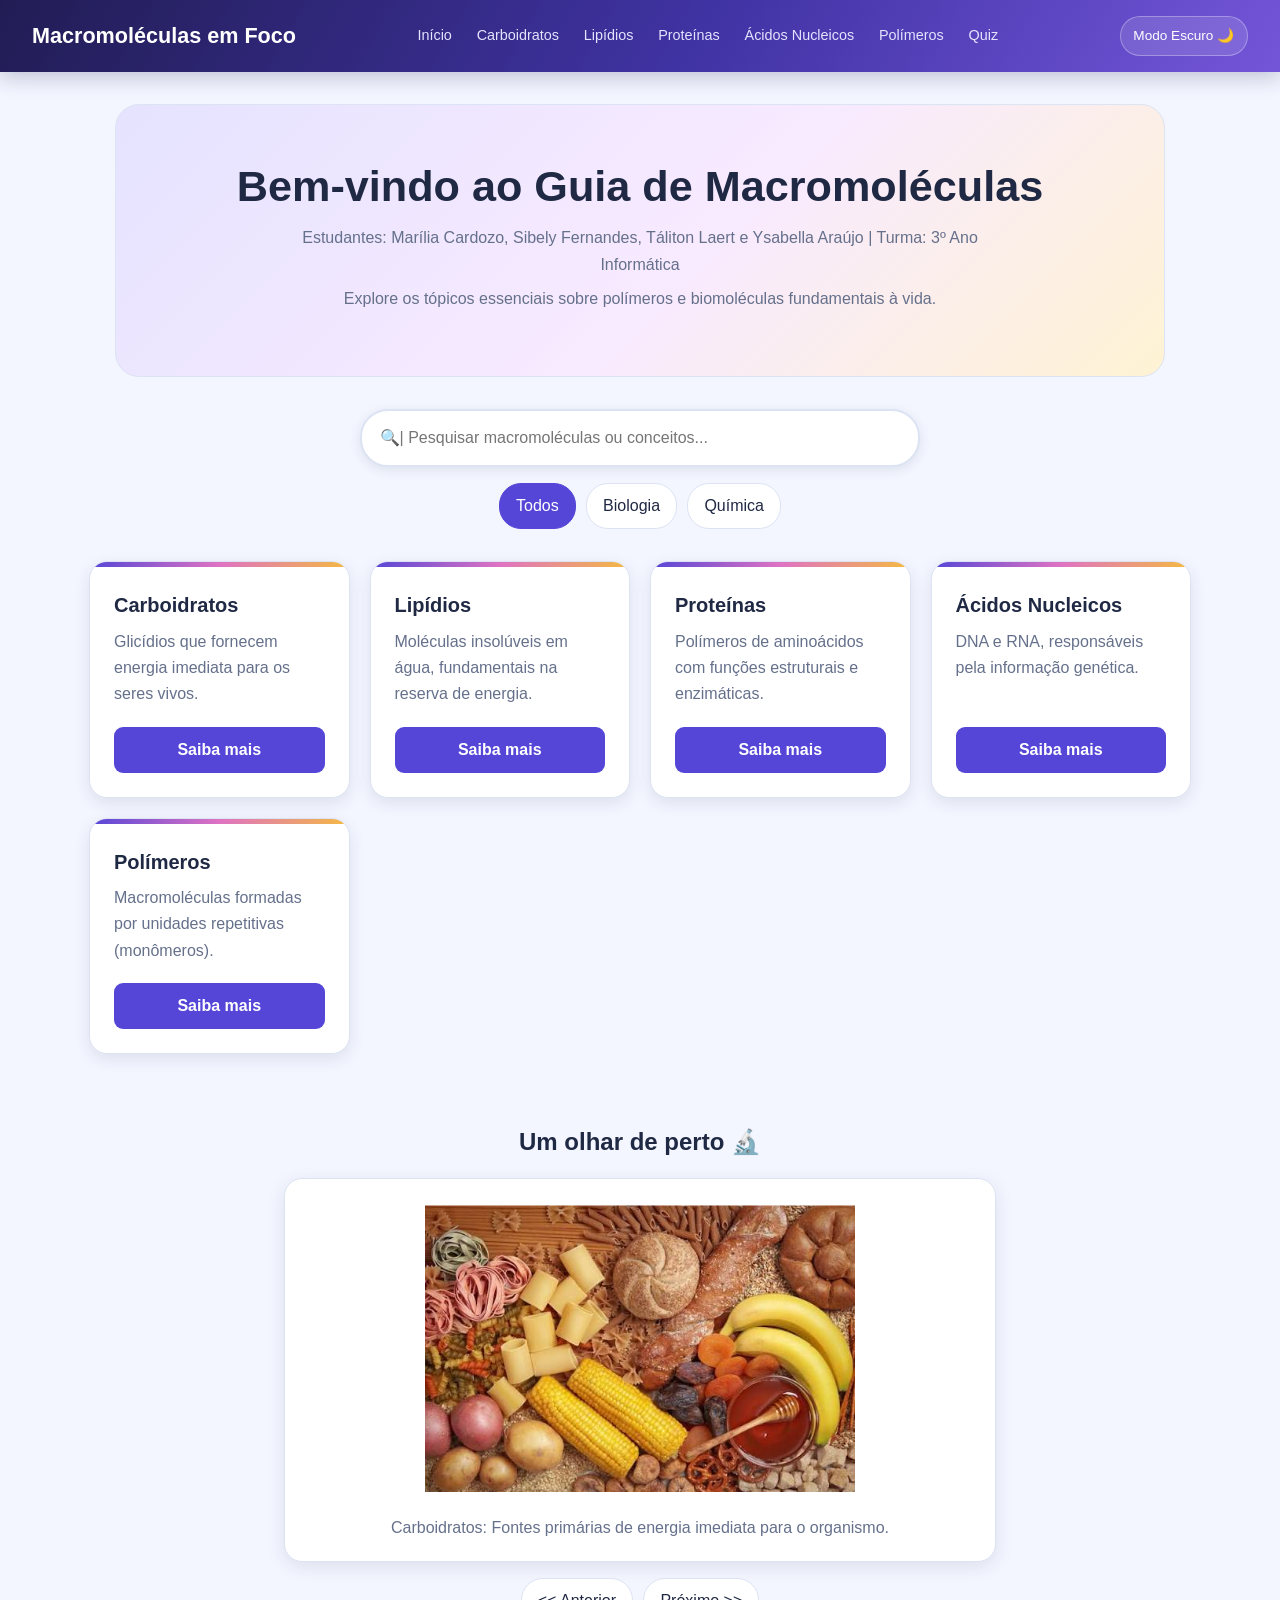
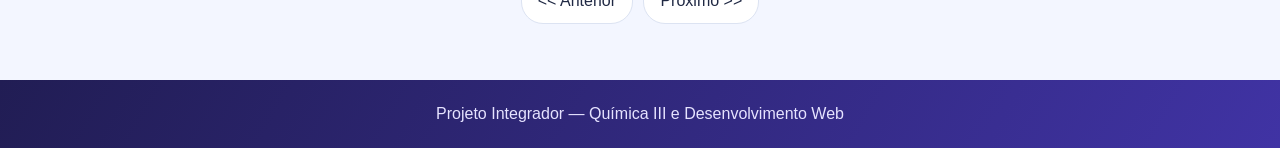
<file: index.html>
<!DOCTYPE html>
<html lang="pt-BR">
<head>
  <meta charset="UTF-8">
  <meta name="viewport" content="width=device-width, initial-scale=1.0">
  <title>Macromoléculas em Foco</title>
  <link rel="stylesheet" href="css/style.css">
</head>
<body class="animacao-suave">
  <header class="cabecalho-principal">
    <h1 class="titulo-site">Macromoléculas em Foco</h1>
      <button class="botao-hamburguer" id="botao-menu">☰</button>
      <ul class="menu-navegacao" id="lista-menu">
        <li><a href="index.html">Início</a></li>
        <li><a href="carboidratos.html">Carboidratos</a></li>
        <li><a href="lipidios.html">Lipídios</a></li>
        <li><a href="proteinas.html">Proteínas</a></li>
        <li><a href="acidos-nucleicos.html">Ácidos Nucleicos</a></li>
        <li><a href="polimeros.html">Polímeros</a></li>
        <li><a href="quiz.html">Quiz</a></li>
      </ul>
    </nav>
    <button id="botao-tema">Modo Escuro 🌙</button>
  </header>

  <main class="conteudo-principal">
    <section class="secao-apresentacao">
      <h2>Bem-vindo ao Guia de Macromoléculas</h2>
      <p>Estudantes: Marília Cardozo, Sibely Fernandes, Táliton Laert e Ysabella Araújo | Turma: 3º Ano Informática</p>
      <p>Explore os tópicos essenciais sobre polímeros e biomoléculas fundamentais à vida.</p>
    </section>

    <section class="secao-busca">
      <input type="text" id="campo-busca" placeholder="🔍| Pesquisar macromoléculas ou conceitos...">
      <div class="conteiner-filtros">
        <button class="botao-filtro ativo" data-categoria="todos">Todos</button>
        <button class="botao-filtro" data-categoria="bio">Biologia</button>
        <button class="botao-filtro" data-categoria="quim">Química</button>
      </div>
    </section>

    <section class="grade-cartoes" id="conteiner-cartoes">
      <article class="cartao-tema" data-categoria="bio">
        <h3>Carboidratos</h3>
        <p>Glicídios que fornecem energia imediata para os seres vivos.</p>
        <a href="carboidratos.html">Saiba mais</a>
      </article>
      <article class="cartao-tema" data-categoria="bio">
        <h3>Lipídios</h3>
        <p>Moléculas insolúveis em água, fundamentais na reserva de energia.</p>
        <a href="lipidios.html">Saiba mais</a>
      </article>
      <article class="cartao-tema" data-categoria="bio">
        <h3>Proteínas</h3>
        <p>Polímeros de aminoácidos com funções estruturais e enzimáticas.</p>
        <a href="proteinas.html">Saiba mais</a>
      </article>
      <article class="cartao-tema" data-categoria="bio">
        <h3>Ácidos Nucleicos</h3>
        <p>DNA e RNA, responsáveis pela informação genética.</p>
        <a href="acidos-nucleicos.html">Saiba mais</a>
      </article>
      <article class="cartao-tema" data-categoria="quim">
        <h3>Polímeros</h3>
        <p>Macromoléculas formadas por unidades repetitivas (monômeros).</p>
        <a href="polimeros.html">Saiba mais</a>
      </article>
      <p class="sem-resultados" id="sem-resultados" hidden>Nenhum tema encontrado. Tente outra busca.</p>
    </section>

    <section class="secao-carrossel">
      <h2>Um olhar de perto 🔬</h2>
      <div class="caixa-carrossel">
        <img id="imagem-carrossel" src="img/carboidratos.jpeg" alt="Carboidratos no cotidiano" class="imagem-carrossel">
        <p id="legenda-carrossel">Carboidratos: Fontes primárias de energia imediata para o organismo.</p>
      </div>
      <div class="controles-carrossel">
        <button id="carrossel-anterior"><< Anterior</button>
        <button id="carrossel-proximo">Próximo >></button>
      </div>
    </section>
  </main>

  <footer class="rodape-principal">
    <p>Projeto Integrador — Química III e Desenvolvimento Web</p>
  </footer>

  <script src="js/script.js"></script>
</body>
</html>
</file>
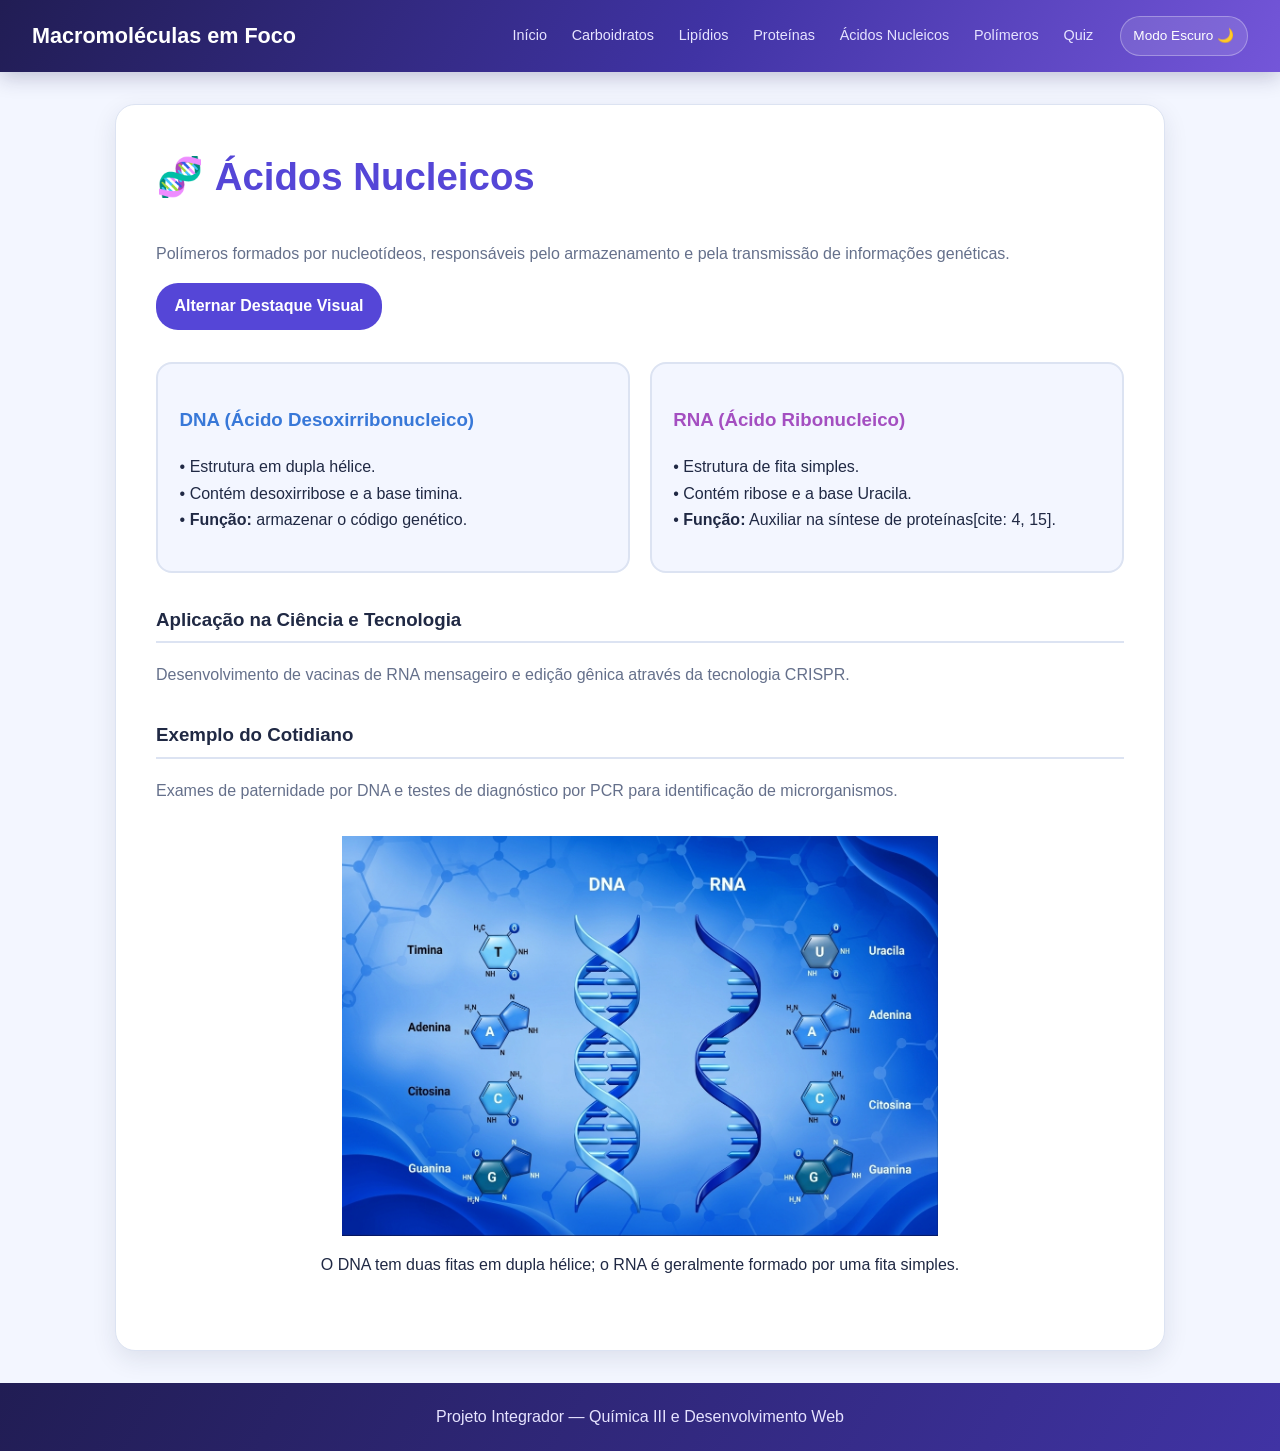
<file: acidos-nucleicos.html>
<!DOCTYPE html>
<html lang="pt-BR">
<head>
  <meta charset="UTF-8">
  <meta name="viewport" content="width=device-width, initial-scale=1.0">
  <title>Ácidos Nucleicos — Macromoléculas em Foco</title>
  <link rel="stylesheet" href="css/style.css">
  <link rel="stylesheet" href="css/acidos-nucleicos.css">
</head>
<body>
  <header class="cabecalho-principal">
    <h1>Macromoléculas em Foco</h1>
    <button class="botao-hamburguer" id="botao-menu">☰</button>
    <nav>
      <ul class="menu-navegacao" id="menu-navegacao">
        <li><a href="index.html">Início</a></li>
        <li><a href="carboidratos.html">Carboidratos</a></li>
        <li><a href="lipidios.html">Lipídios</a></li>
        <li><a href="proteinas.html">Proteínas</a></li>
        <li><a href="acidos-nucleicos.html">Ácidos Nucleicos</a></li>
        <li><a href="polimeros.html">Polímeros</a></li>
        <li><a href="quiz.html">Quiz</a></li>
      </ul>
    </nav>
    <button id="botao-tema">Modo Escuro 🌙</button>
  </header>

  <main class="conteiner-pagina">
    <section class="secao-conteudo">
      <h2>🧬 Ácidos Nucleicos</h2>
      <p>Polímeros formados por nucleotídeos, responsáveis pelo armazenamento e pela transmissão de informações genéticas.</p>

      <button class="botao-alternar" id="btn-alternar">Alternar Destaque Visual</button>

      <div class="grid-comparativo">
        <div class="cartao-dna" id="box-dna">
          <h3>DNA (Ácido Desoxirribonucleico)</h3>
          <p>• Estrutura em dupla hélice.<br>• Contém desoxirribose e a base timina.<br>• <strong>Função:</strong> armazenar o código genético.</p>
        </div>
        <div class="cartao-rna" id="box-rna">
          <h3>RNA (Ácido Ribonucleico)</h3>
          <p>• Estrutura de fita simples.<br>• Contém ribose e a base Uracila.<br>• <strong>Função:</strong> Auxiliar na síntese de proteínas[cite: 4, 15].</p>
        </div>
      </div>

      <h3>Aplicação na Ciência e Tecnologia</h3>
      <p>Desenvolvimento de vacinas de RNA mensageiro e edição gênica através da tecnologia CRISPR.</p>

      <h3>Exemplo do Cotidiano</h3>
      <p>Exames de paternidade por DNA e testes de diagnóstico por PCR para identificação de microrganismos.</p>

      <div class="imagem-container">
         <img src="img/acidos-nucleicos-estrutura.jpg" alt="Ilustração comparando a estrutura do DNA em dupla hélice e a fita simples de RNA" class="imagem-conteudo">
         <p>O DNA tem duas fitas em dupla hélice; o RNA é geralmente formado por uma fita simples.</p>
      </div>
    </section>
  </main>

  <footer>
    <p>Projeto Integrador — Química III e Desenvolvimento Web</p>
  </footer>

  <script src="js/script.js"></script>
  <script src="js/acidos-nucleicos.js"></script>
</body>
</html>
</file>
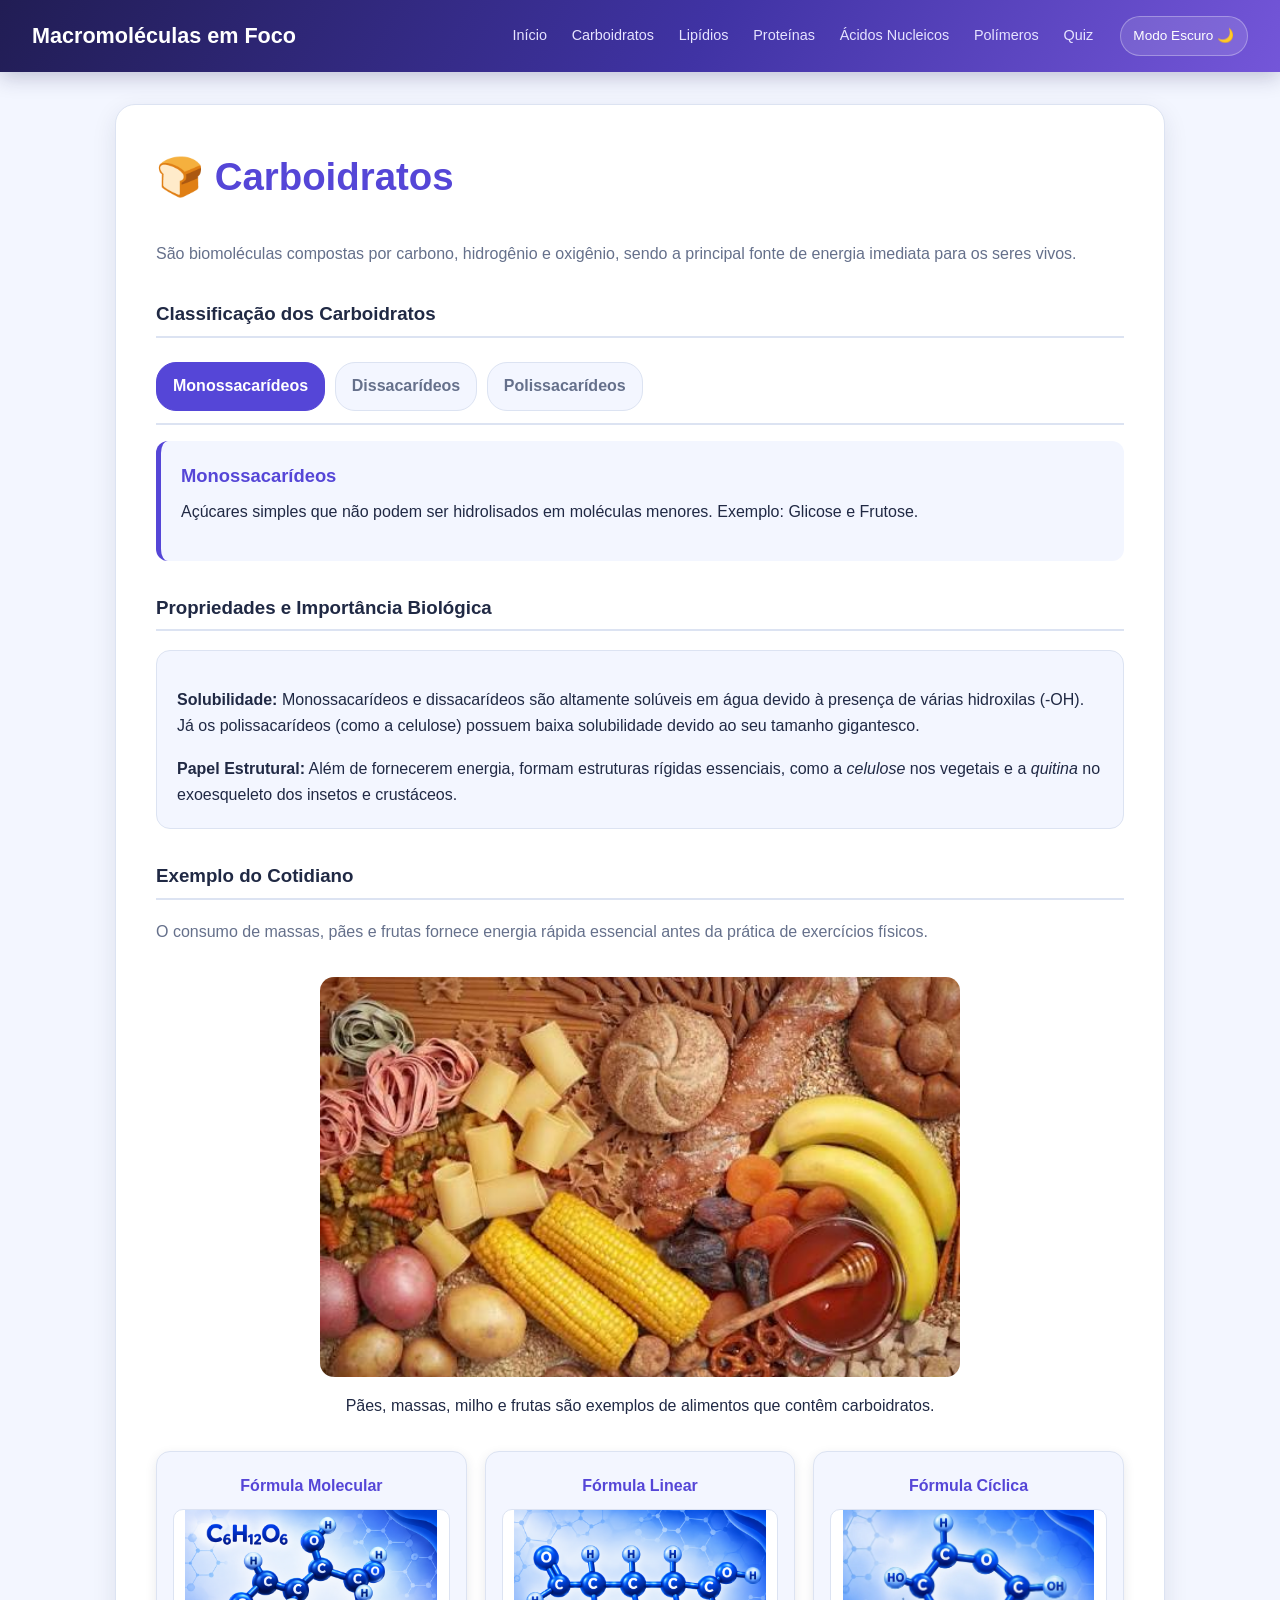
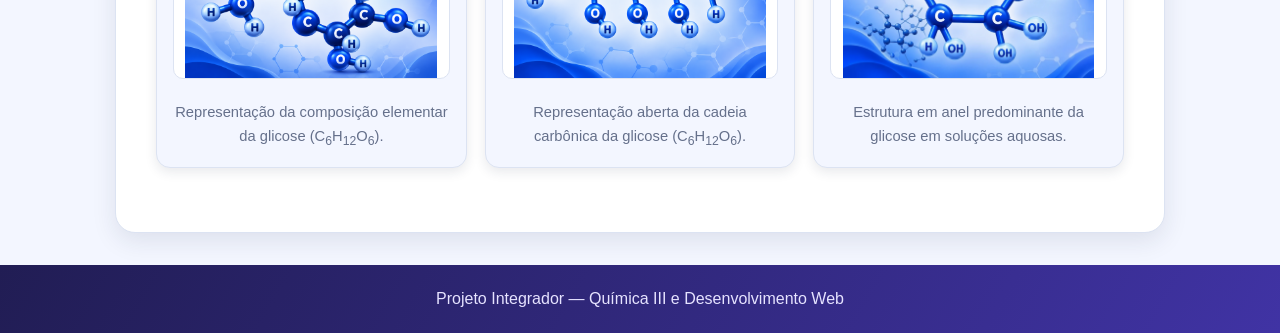
<file: carboidratos.html>
<!DOCTYPE html>
<html lang="pt-BR">
<head>
  <meta charset="UTF-8">
  <meta name="viewport" content="width=device-width, initial-scale=1.0">
  <title>Carboidratos — Macromoléculas em Foco</title>
  <link rel="stylesheet" href="css/style.css">
  <link rel="stylesheet" href="css/carboidratos.css">
</head>
<body>
  <header class="cabecalho-principal">
    <h1>Macromoléculas em Foco</h1>
    <button class="botao-hamburguer" id="botao-menu">☰</button>
    <nav>
      <ul class="menu-navegacao" id="menu-navegacao">
        <li><a href="index.html">Início</a></li>
        <li><a href="carboidratos.html">Carboidratos</a></li>
        <li><a href="lipidios.html">Lipídios</a></li>
        <li><a href="proteinas.html">Proteínas</a></li>
        <li><a href="acidos-nucleicos.html">Ácidos Nucleicos</a></li>
        <li><a href="polimeros.html">Polímeros</a></li>
        <li><a href="quiz.html">Quiz</a></li>
      </ul>
    </nav>
    <button id="botao-tema">Modo Escuro</button>
  </header>

  <main class="conteiner-pagina">
    <section class="secao-conteudo">
      <h2>🍞 Carboidratos</h2>
      <p>São biomoléculas compostas por carbono, hidrogênio e oxigênio, sendo a principal fonte de energia imediata para os seres vivos.</p>

      <h3>Classificação dos Carboidratos</h3>
      <div class="painel-abas">
        <button type="button" class="botao-aba ativa" onclick="abrirAba(event, 'mono')">Monossacarídeos</button>
        <button type="button" class="botao-aba" onclick="abrirAba(event, 'di')">Dissacarídeos</button>
        <button type="button" class="botao-aba" onclick="abrirAba(event, 'poli')">Polissacarídeos</button>
      </div>

      <div id="mono" class="conteudo-aba ativa">
        <h4>Monossacarídeos</h4>
        <p>Açúcares simples que não podem ser hidrolisados em moléculas menores. Exemplo: Glicose e Frutose.</p>
      </div>
      <div id="di" class="conteudo-aba">
        <h4>Dissacarídeos</h4>
        <p>Formados pela união de dois monossacarídeos por ligação glicosídica. Exemplo: Sacarose (açúcar de cana) e Lactose.</p>
      </div>
      <div id="poli" class="conteudo-aba">
        <h4>Polissacarídeos</h4>
        <p>Polímeros formados por centenas a milhares de monossacarídeos. Exemplo: Amido (reserva vegetal) e Celulose (parede celular)  .</p>
      </div>

      <h3>Propriedades e Importância Biológica</h3>
      <div class="cartao-info">
        <p><strong>Solubilidade:</strong> Monossacarídeos e dissacarídeos são altamente solúveis em água devido à presença de várias hidroxilas (-OH). Já os polissacarídeos (como a celulose) possuem baixa solubilidade devido ao seu tamanho gigantesco.</p>
        <p><strong>Papel Estrutural:</strong> Além de fornecerem energia, formam estruturas rígidas essenciais, como a <em>celulose</em> nos vegetais e a <em>quitina</em> no exoesqueleto dos insetos e crustáceos.</p>
      </div>

      <h3>Exemplo do Cotidiano</h3>
      <p>O consumo de massas, pães e frutas fornece energia rápida essencial antes da prática de exercícios físicos.</p>

      <div class="imagem-container">
        <img src="img/carboidratos.jpeg" alt="Pães, massas, frutas e outros alimentos que contêm carboidratos" class="imagem-conteudo imagem-cotidiano">
        <p>Pães, massas, milho e frutas são exemplos de alimentos que contêm carboidratos.</p>
      </div>
    
      <div class="image-grid">
        <div class="image-card">
            <h4>Fórmula Molecular</h4>
            <img src="img/glicose-formula-molecular.webp" alt="Fórmula Molecular da Glicose">
            <p>Representação da composição elementar da glicose (C<sub>6</sub>H<sub>12</sub>O<sub>6</sub>).</p>
        </div>
        <div class="image-card">
            <h4>Fórmula Linear</h4>
            <img src="img/glicose-formula-linear.webp" alt="Fórmula Linear da Glicose">
            <p>Representação aberta da cadeia carbônica da glicose (C<sub>6</sub>H<sub>12</sub>O<sub>6</sub>).</p>
        </div>
        
        <div class="image-card">
            <h4>Fórmula Cíclica</h4>
            <img src="img/glicose-formula-ciclica.webp" alt="Fórmula Cíclica da Glicose">
            <p>Estrutura em anel predominante da glicose em soluções aquosas.</p>
        </div>
      </div>
    </section>
  </main>

  <footer>
    <p>Projeto Integrador — Química III e Desenvolvimento Web</p>
  </footer>

  <script src="js/script.js"></script>
  <script src="js/carboidratos.js"></script>
</body>
</html>
</file>
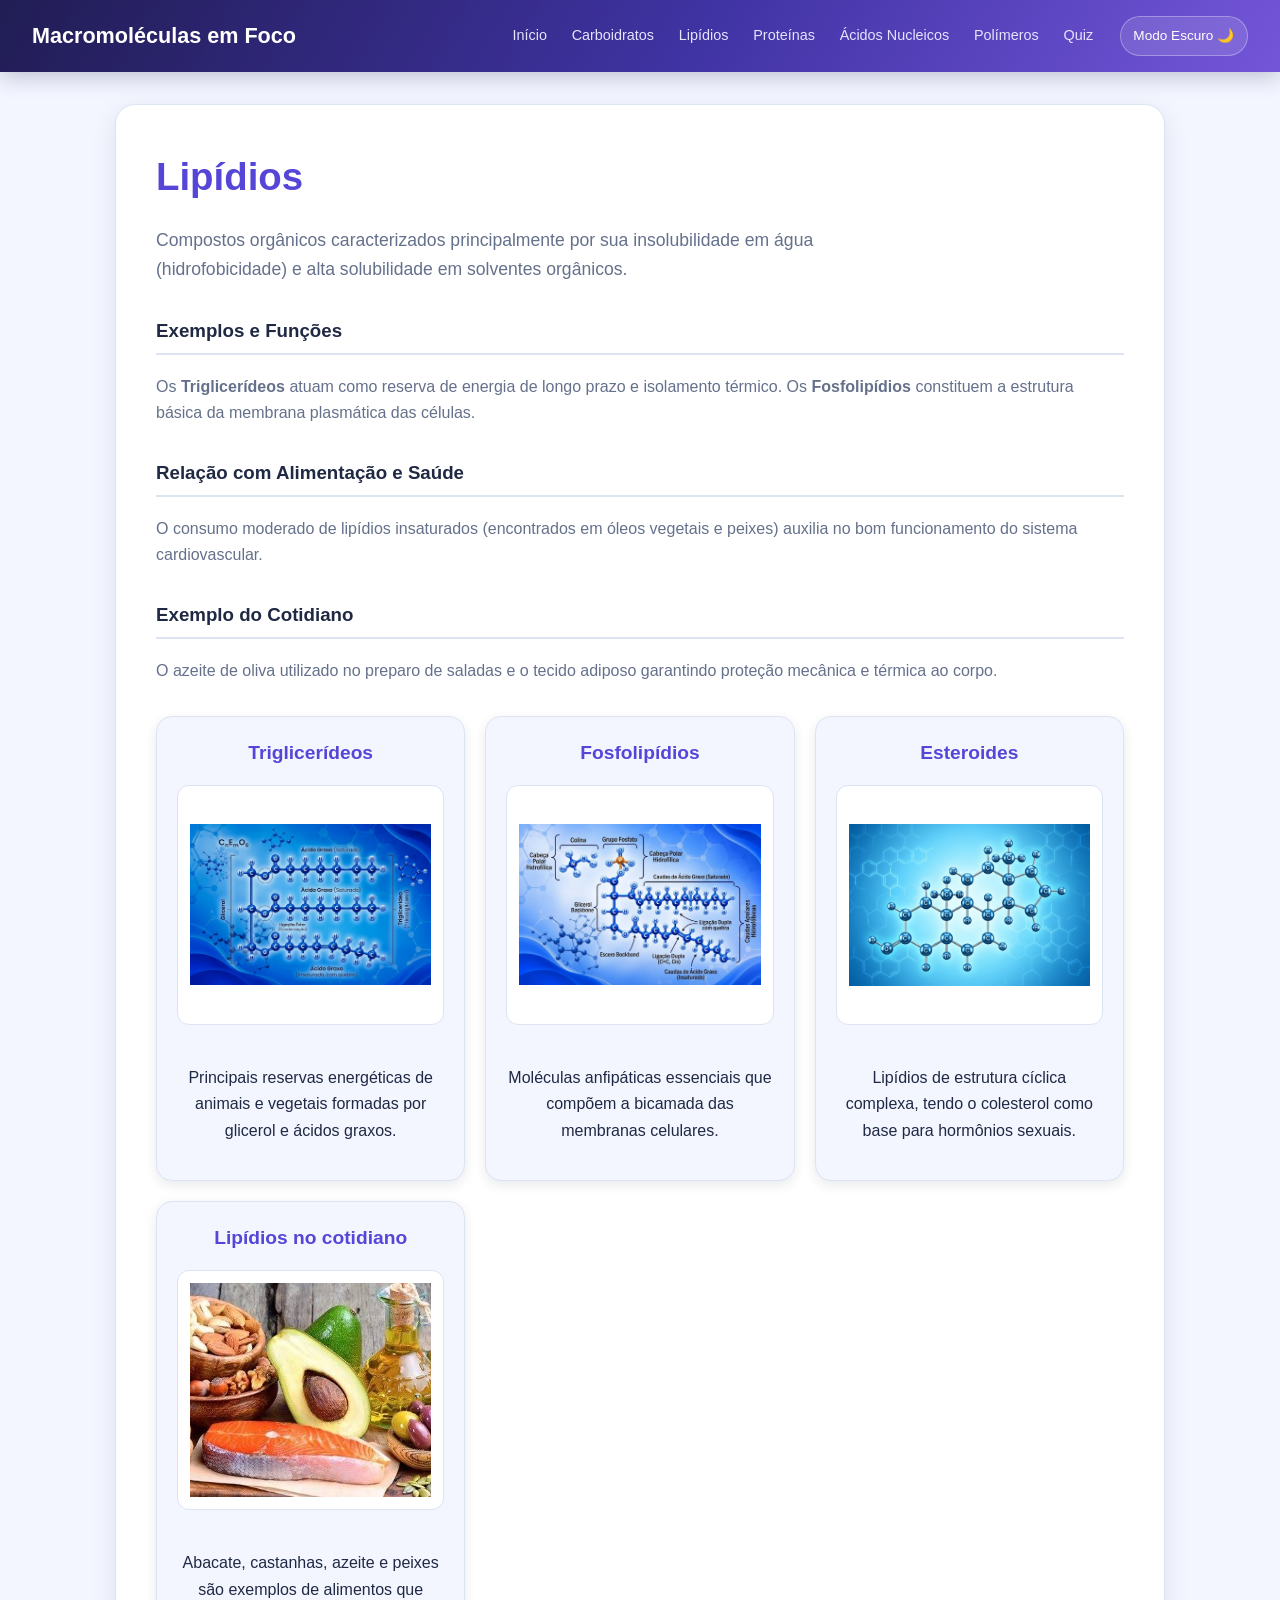
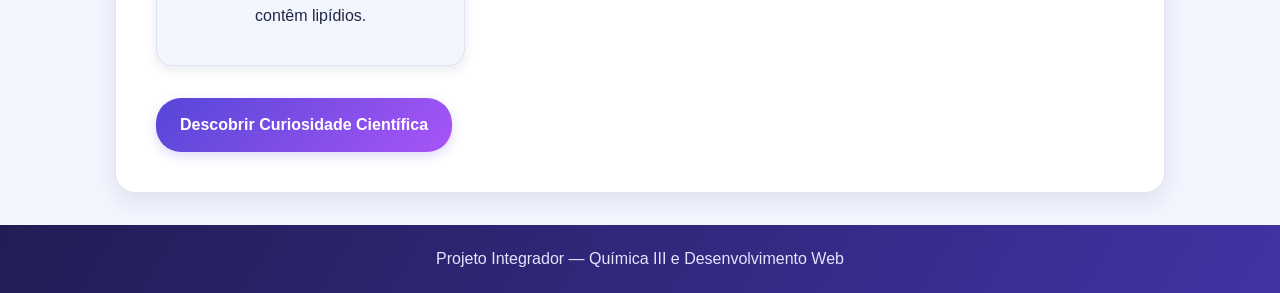
<file: lipidios.html>
<!DOCTYPE html>
<html lang="pt-BR">
<head>
  <meta charset="UTF-8">
  <meta name="viewport" content="width=device-width, initial-scale=1.0">
  <title>Lipídios — Macromoléculas em Foco</title>
  <link rel="stylesheet" href="css/style.css">
  <link rel="stylesheet" href="css/lipidios.css">
</head>
<body>
  <header class="cabecalho-principal">
    <h1>Macromoléculas em Foco</h1>
    <button class="botao-hamburguer" id="botao-menu">☰</button>
    <nav>
      <ul class="menu-navegacao" id="menu-navegacao">
        <li><a href="index.html">Início</a></li>
        <li><a href="carboidratos.html">Carboidratos</a></li>
        <li><a href="lipidios.html">Lipídios</a></li>
        <li><a href="proteinas.html">Proteínas</a></li>
        <li><a href="acidos-nucleicos.html">Ácidos Nucleicos</a></li>
        <li><a href="polimeros.html">Polímeros</a></li>
        <li><a href="quiz.html">Quiz</a></li>
      </ul>
    </nav>
    <button id="botao-tema">Modo Escuro 🌙</button>
  </header>

  <main class="conteiner-pagina">
    <section class="secao-conteudo">
      <h2>Lipídios</h2>
      <p>Compostos orgânicos caracterizados principalmente por sua insolubilidade em água (hidrofobicidade) e alta solubilidade em solventes orgânicos.</p>

      <h3>Exemplos e Funções</h3>
      <p>Os <strong>Triglicerídeos</strong> atuam como reserva de energia de longo prazo e isolamento térmico. Os <strong>Fosfolipídios</strong> constituem a estrutura básica da membrana plasmática das células.</p>

      <h3>Relação com Alimentação e Saúde</h3>
      <p>O consumo moderado de lipídios insaturados (encontrados em óleos vegetais e peixes) auxilia no bom funcionamento do sistema cardiovascular.</p>

      <h3>Exemplo do Cotidiano</h3>
      <p>O azeite de oliva utilizado no preparo de saladas e o tecido adiposo garantindo proteção mecânica e térmica ao corpo.</p>

      <div class="image-grid">
          <div class="image-card">
              <h4>Triglicerídeos</h4>
              <img src="img/lipidios-triglicerideos.webp" alt="Estrutura de Triglicerídeos">
              <p>Principais reservas energéticas de animais e vegetais formadas por glicerol e ácidos graxos.</p>
          </div>
          
          <div class="image-card">
              <h4>Fosfolipídios</h4>
              <img src="img/lipidios-fosfolipidios.webp" alt="Estrutura de Fosfolipídios">
              <p>Moléculas anfipáticas essenciais que compõem a bicamada das membranas celulares.</p>
          </div>
          
          <div class="image-card">
              <h4>Esteroides</h4>
              <img src="img/esteroide-estrutura.jpg" alt="Estrutura de quatro anéis dos esteroides">
              <p>Lipídios de estrutura cíclica complexa, tendo o colesterol como base para hormônios sexuais.</p>
          </div>
          <div class="image-card">
              <h4>Lipídios no cotidiano</h4>
              <img class="imagem-cotidiano" src="img/lipidios.jpeg" alt="Alimentos ricos em lipídios, como abacate, castanhas, azeite e peixe">
              <p>Abacate, castanhas, azeite e peixes são exemplos de alimentos que contêm lipídios.</p>
          </div>
      </div>

      <button class="botao-acao" id="abrir-modal">Descobrir Curiosidade Científica</button>
    </section>

    <div class="janela-modal" id="modal-curiosidade">
      <div class="caixa-modal">
        <h3 id="titulo-modal">Você Sabia?</h3>
        <p>Os lipídios formam uma bicamada fluida que envolve cada célula viva, atuando como um "porteiro seletivo" para garantir o transporte de nutrientes essenciais.</p>
        <p><small><em>Fonte: Bioquímica Ilustrada (2026)</em></small></p>
        <button class="fechar-modal" id="fechar-modal">Fechar</button>
      </div>
    </div>
  </main>

  <footer>
    <p>Projeto Integrador — Química III e Desenvolvimento Web</p>
  </footer>

  <script src="js/script.js"></script>
  <script src="js/lipidios.js"></script>
</body>
</html>
</file>
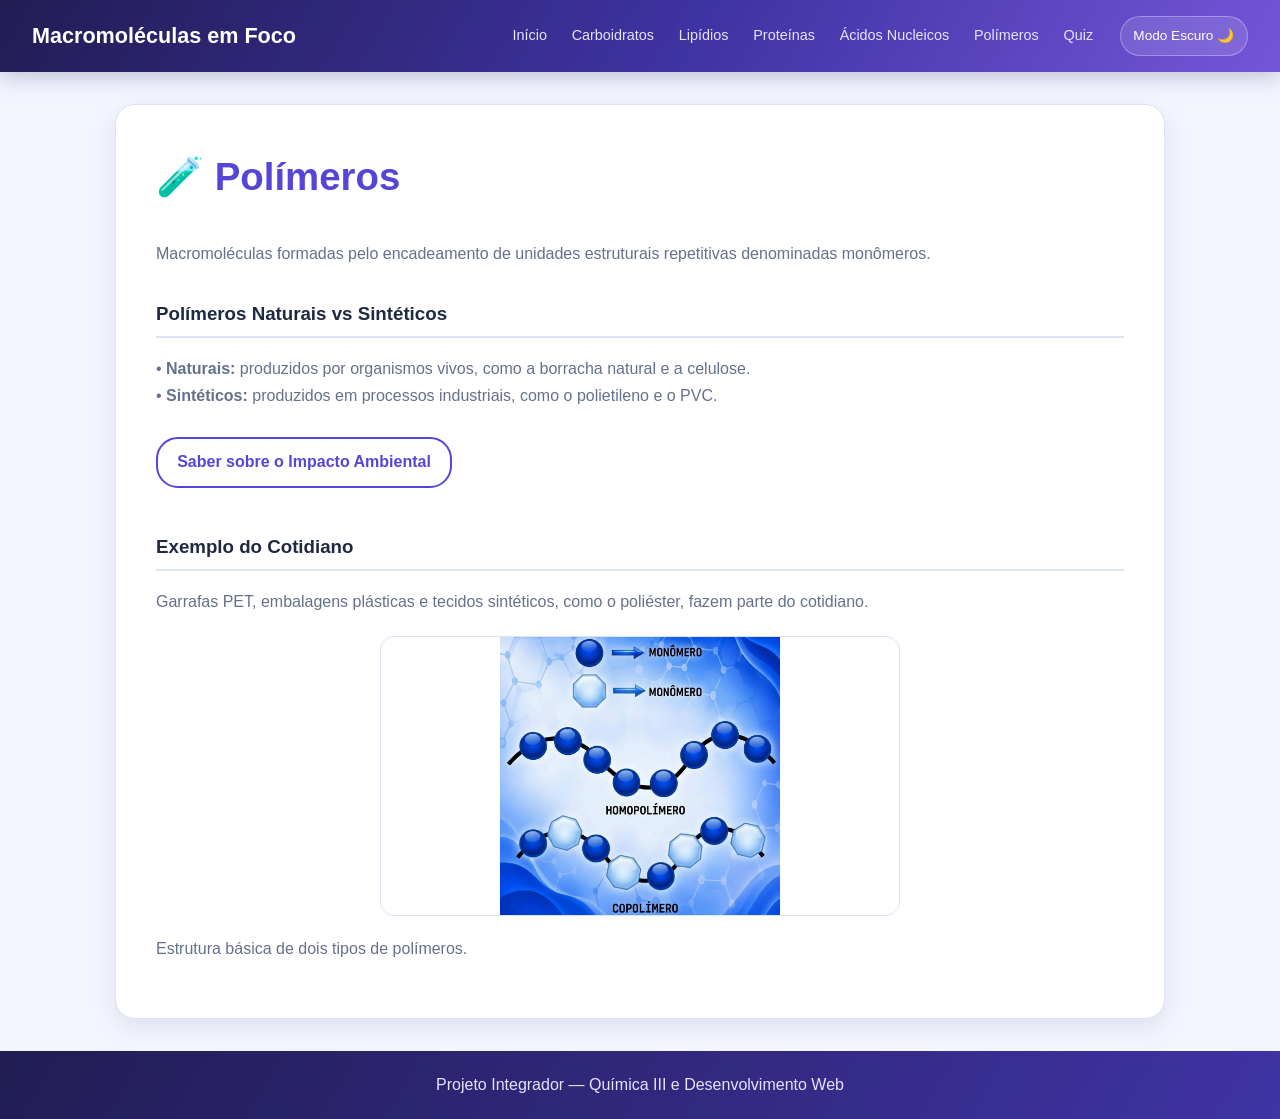
<file: polimeros.html>
<!DOCTYPE html>
<html lang="pt-BR">
<head>
  <meta charset="UTF-8">
  <meta name="viewport" content="width=device-width, initial-scale=1.0">
  <title>Polímeros — Macromoléculas em Foco</title>
  <link rel="stylesheet" href="css/style.css">
  <link rel="stylesheet" href="css/polimeros.css">
</head>
<body>
  <header class="cabecalho-principal">
    <h1>Macromoléculas em Foco</h1>
    <button class="botao-hamburguer" id="botao-menu">☰</button>
    <nav>
      <ul class="menu-navegacao" id="menu-navegacao">
        <li><a href="index.html">Início</a></li>
        <li><a href="carboidratos.html">Carboidratos</a></li>
        <li><a href="lipidios.html">Lipídios</a></li>
        <li><a href="proteinas.html">Proteínas</a></li>
        <li><a href="acidos-nucleicos.html">Ácidos Nucleicos</a></li>
        <li><a href="polimeros.html">Polímeros</a></li>
        <li><a href="quiz.html">Quiz</a></li>
      </ul>
    </nav>
    <button id="botao-tema">Modo Escuro 🌙</button>
  </header>

  <main class="conteiner-pagina">
    <section class="secao-conteudo">
      <h2>🧪 Polímeros</h2>
      <p>Macromoléculas formadas pelo encadeamento de unidades estruturais repetitivas denominadas monômeros.</p>

      <h3>Polímeros Naturais vs Sintéticos</h3>
      <p>• <strong>Naturais:</strong> produzidos por organismos vivos, como a borracha natural e a celulose.<br>• <strong>Sintéticos:</strong> produzidos em processos industriais, como o polietileno e o PVC.</p>

      <button class="botao-expandir" id="btn-expandir-polimeros">Saber sobre o Impacto Ambiental</button>

      <div id="info-polimeros" class="conteudo-oculto alerta-impacto">
        <h3>Impacto Ambiental</h3>
          <p>A elevada durabilidade e o descarte inadequado de plásticos geram poluição nos oceanos e acúmulo de microplásticos na cadeia alimentar.</p>
      </div>

      <h3>Exemplo do Cotidiano</h3>
      <p>Garrafas PET, embalagens plásticas e tecidos sintéticos, como o poliéster, fazem parte do cotidiano.</p>


      <img class="imagem-estrutura" src="img/polimero.jpg" alt="Monômeros repetidos e conectados formando uma cadeia de polímero">
        <p>Estrutura básica de dois tipos de polímeros.</p>
    </section>
  </main>

  <footer>
    <p>Projeto Integrador — Química III e Desenvolvimento Web</p>
  </footer>

  <script src="js/script.js"></script>
  <script src="js/polimeros.js"></script>
</body>
</html>
</file>
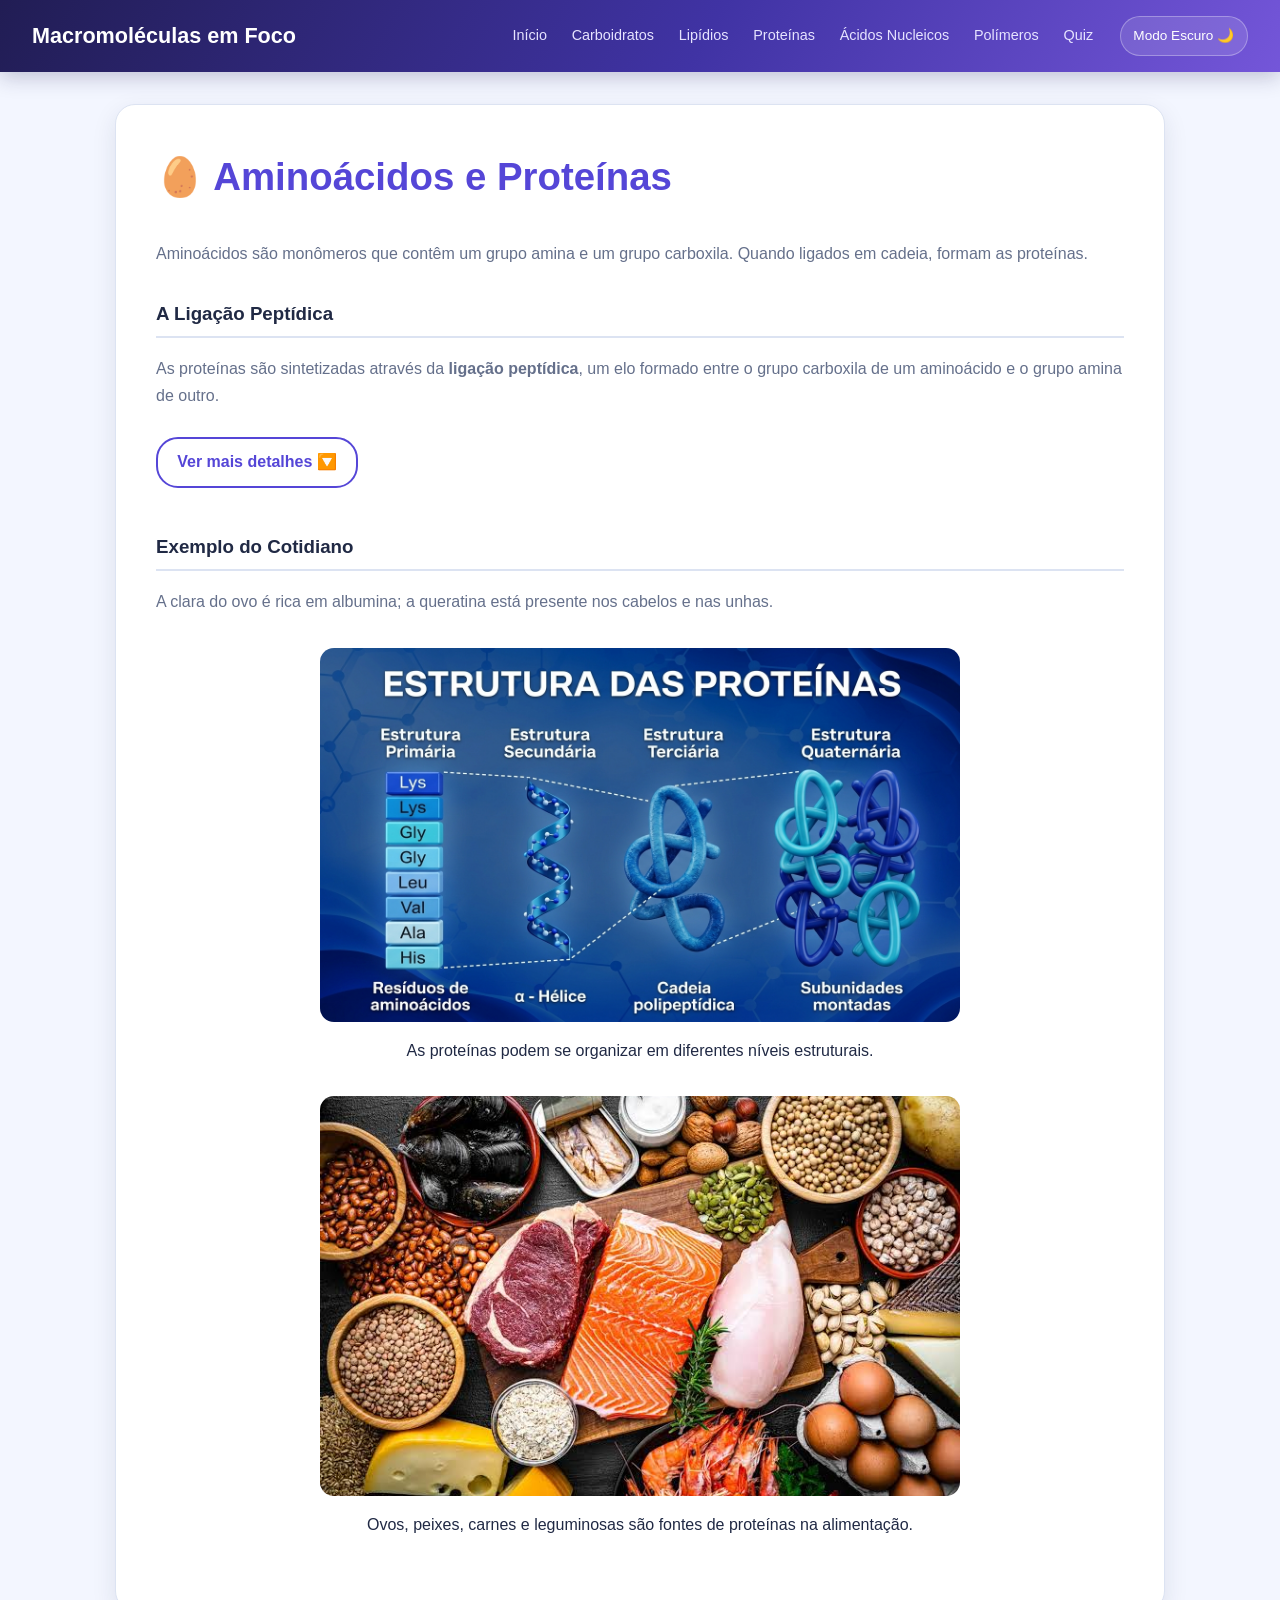
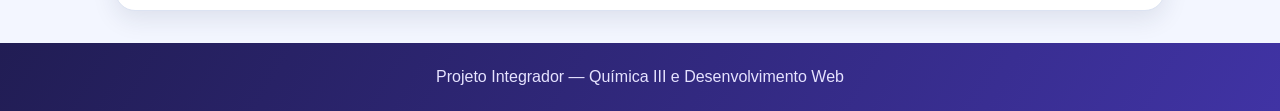
<file: proteinas.html>
<!DOCTYPE html>
<html lang="pt-BR">
<head>
  <meta charset="UTF-8">
  <meta name="viewport" content="width=device-width, initial-scale=1.0">
  <title>Proteínas — Macromoléculas em Foco</title>
  <link rel="stylesheet" href="css/style.css">
  <link rel="stylesheet" href="css/proteinas.css">
</head>
<body>
  <header class="cabecalho-principal">
    <h1>Macromoléculas em Foco</h1>
    <button class="botao-hamburguer" id="botao-menu">☰</button>
    <nav>
      <ul class="menu-navegacao" id="menu-navegacao">
        <li><a href="index.html">Início</a></li>
        <li><a href="carboidratos.html">Carboidratos</a></li>
        <li><a href="lipidios.html">Lipídios</a></li>
        <li><a href="proteinas.html">Proteínas</a></li>
        <li><a href="acidos-nucleicos.html">Ácidos Nucleicos</a></li>
        <li><a href="polimeros.html">Polímeros</a></li>
        <li><a href="quiz.html">Quiz</a></li>
      </ul>
    </nav>
    <button id="botao-tema">Modo Escuro 🌙</button>
  </header>

  <main class="conteiner-pagina">
    <section class="secao-conteudo">
      <h2>🥚 Aminoácidos e Proteínas</h2>
      <p>Aminoácidos são monômeros que contêm um grupo amina e um grupo carboxila. Quando ligados em cadeia, formam as proteínas.</p>

      <h3>A Ligação Peptídica</h3>
      <p>As proteínas são sintetizadas através da <strong>ligação peptídica</strong>, um elo formado entre o grupo carboxila de um aminoácido e o grupo amina de outro.</p>

      <button class="botao-expandir" id="btn-mostrar-mais">Ver mais detalhes 🔽</button>

      <div id="info-adicional" class="conteudo-oculto caixa-expansivel">
        <h3>Duas Funções Fundamentais</h3>
        <p><strong>Função enzimática:</strong> aceleram reações químicas no metabolismo, como a lactase.<br><strong>Função estrutural:</strong> dão sustentação aos tecidos, como o colágeno e a queratina.</p>
      </div>

      <h3>Exemplo do Cotidiano</h3>
      <p>A clara do ovo é rica em albumina; a queratina está presente nos cabelos e nas unhas.</p>

      <div class="imagem-container">
        <img src="img/proteina-estrutura.jpg" alt="Níveis de organização das proteínas: primário, secundário, terciário e quaternário" class="imagem-conteudo">
        <p>As proteínas podem se organizar em diferentes níveis estruturais.</p>
      </div>
      <div class="imagem-container">
        <img src="img/proteinas-cotidiano.jpeg" alt="Alimentos ricos em proteínas, como carnes, ovos, peixes e leguminosas" class="imagem-conteudo imagem-cotidiano">
        <p>Ovos, peixes, carnes e leguminosas são fontes de proteínas na alimentação.</p>
      </div>
    </section>
  </main>

  <footer>
    <p>Projeto Integrador — Química III e Desenvolvimento Web</p>
  </footer>

  <script src="js/script.js"></script>
  <script src="js/proteinas.js"></script>
</body>
</html>
</file>
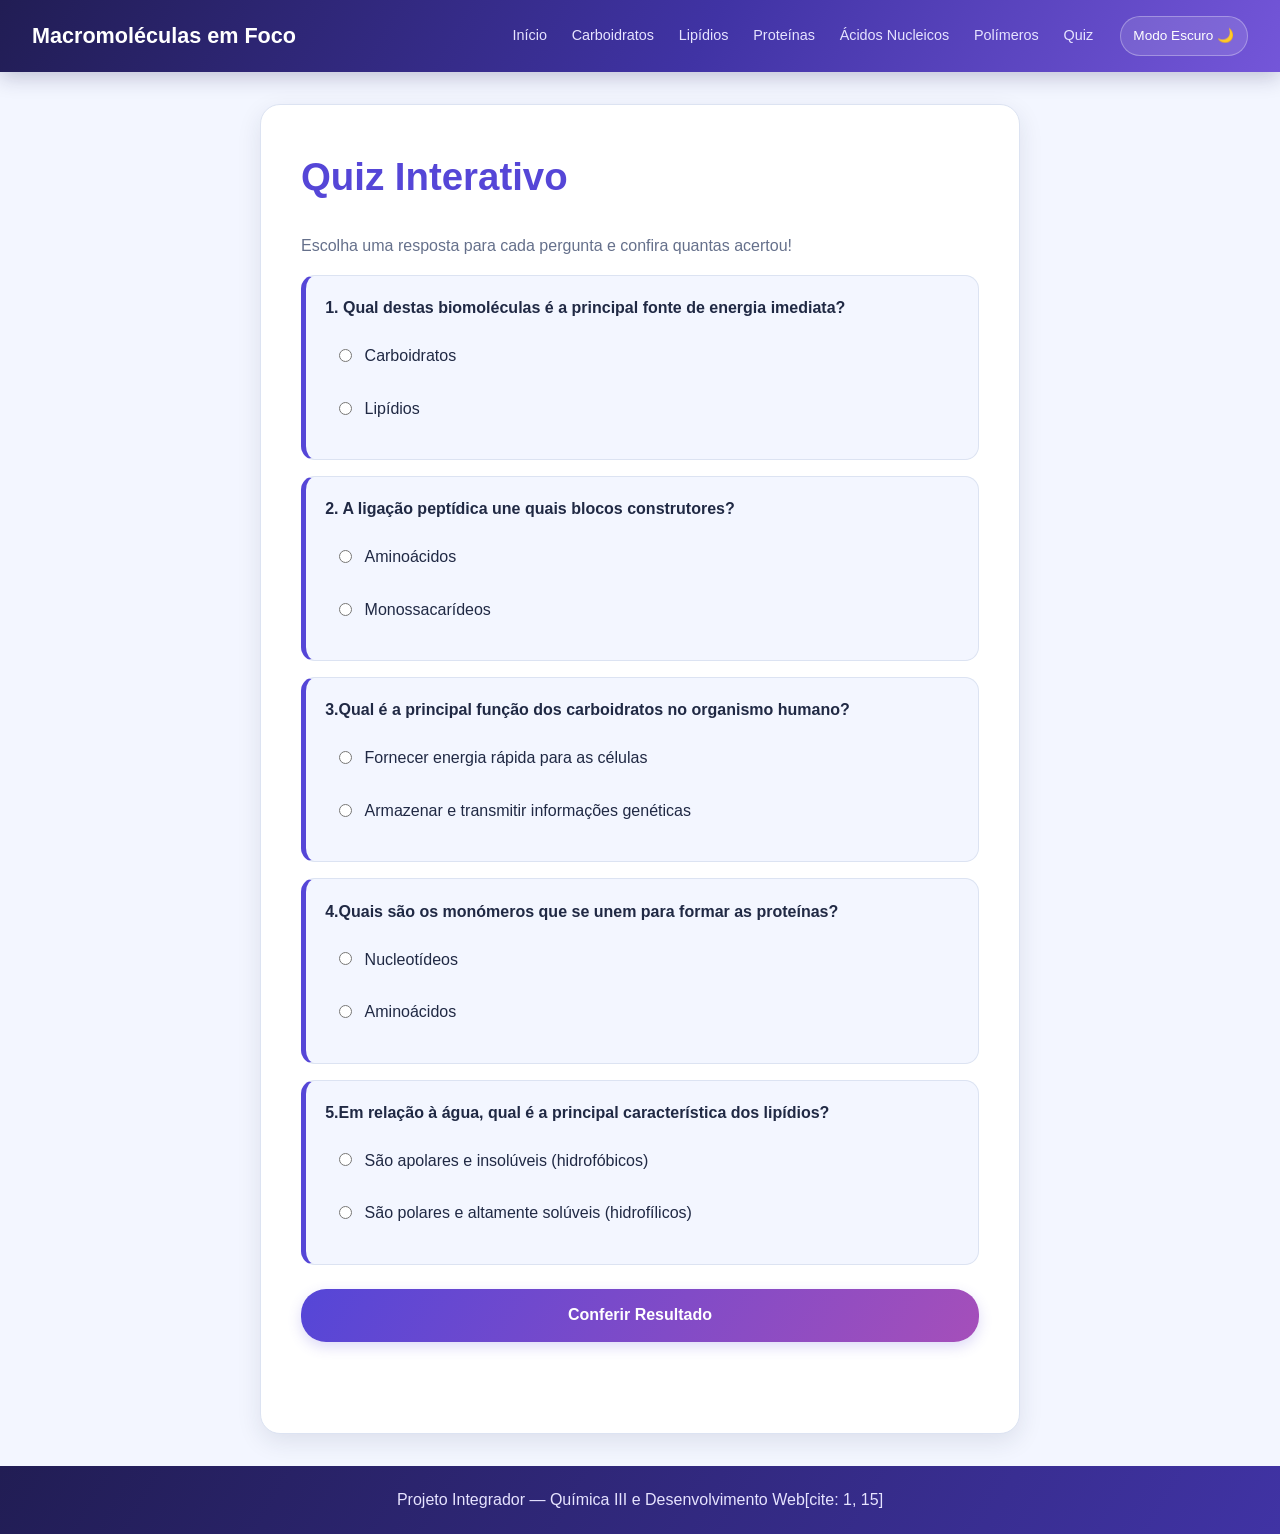
<file: quiz.html>
<!DOCTYPE html>
<html lang="pt-BR">
<head>
  <meta charset="UTF-8">
  <meta name="viewport" content="width=device-width, initial-scale=1.0">
  <title>Quiz — Macromoléculas em Foco</title>
  <link rel="stylesheet" href="css/style.css">
  <link rel="stylesheet" href="css/quiz.css">
</head>
<body>
  <header class="cabecalho-principal">
    <h1>Macromoléculas em Foco</h1>
    <button class="botao-hamburguer" id="botao-menu">☰</button>
    <nav>
      <ul class="menu-navegacao" id="menu-navegacao">
        <li><a href="index.html">Início</a></li>
        <li><a href="carboidratos.html">Carboidratos</a></li>
        <li><a href="lipidios.html">Lipídios</a></li>
        <li><a href="proteinas.html">Proteínas</a></li>
        <li><a href="acidos-nucleicos.html">Ácidos Nucleicos</a></li>
        <li><a href="polimeros.html">Polímeros</a></li>
        <li><a href="quiz.html">Quiz</a></li>
      </ul>
    </nav>
    <button id="botao-tema">Modo Escuro 🌙</button>
  </header>

  <main class="conteiner-pagina">
    <h2>Quiz Interativo</h2>
    <p class="instrucao-quiz">Escolha uma resposta para cada pergunta e confira quantas acertou!</p>
    <form id="formulario-quiz">
      <div class="cartao-pergunta">
        <p>1. Qual destas biomoléculas é a principal fonte de energia imediata?</p>
        <label class="opcao-resposta"><input type="radio" name="p1" value="a"> Carboidratos</label>
        <label class="opcao-resposta"><input type="radio" name="p1" value="b"> Lipídios</label>
      </div>

      <div class="cartao-pergunta">
        <p>2. A ligação peptídica une quais blocos construtores?</p>
        <label class="opcao-resposta"><input type="radio" name="p2" value="a"> Aminoácidos</label>
        <label class="opcao-resposta"><input type="radio" name="p2" value="b"> Monossacarídeos</label>
      </div>
      <div class="cartao-pergunta">
        <p>3.Qual é a principal função dos carboidratos no organismo humano?</p>
        <label class="opcao-resposta"><input type="radio" name="p3" value="a"> Fornecer energia rápida para as células</label>
        <label class="opcao-resposta"><input type="radio" name="p3" value="b"> Armazenar e transmitir informações genéticas</label>
      </div>
       <div class="cartao-pergunta">
        <p>4.Quais são os monómeros que se unem para formar as proteínas?</p>
        <label class="opcao-resposta"><input type="radio" name="p4" value="a"> Nucleotídeos</label>
        <label class="opcao-resposta"><input type="radio" name="p4" value="b"> Aminoácidos</label>
      </div>
       <div class="cartao-pergunta">
        <p>5.Em relação à água, qual é a principal característica dos lipídios?</p>
        <label class="opcao-resposta"><input type="radio" name="p5" value="a"> São apolares e insolúveis (hidrofóbicos)</label>
        <label class="opcao-resposta"><input type="radio" name="p5" value="b"> São polares e altamente solúveis (hidrofílicos)</label>
      </div>


      <button type="button" class="botao-enviar" id="btn-enviar-quiz">Conferir Resultado</button>
    </form>

    <div id="resultado-quiz" class="caixa-resultado"></div>
  </main>

  <footer>
    <p>Projeto Integrador — Química III e Desenvolvimento Web[cite: 1, 15]</p>
  </footer>

  <script src="js/script.js"></script>
  <script src="js/quiz.js"></script>
</body>
</html>
</file>
<file: css/style.css>
:root {
  --cor-fundo: #f3f6ff;
  --cor-texto: #202944;
  --cor-texto-suave: #65708b;
  --cor-cartao: #ffffff;
  --cor-borda: #dce3f2;
  --cor-primaria: #5546d7;
  --cor-primaria-hover: #4033b5;
  --cor-sombra: rgba(32, 41, 68, 0.1);
  --cor-sombra-hover: rgba(85, 70, 215, 0.2);
}

body.modo-escuro {
  --cor-fundo: #11182a;
  --cor-texto: #f3f5ff;
  --cor-texto-suave: #b1bad0;
  --cor-cartao: #1c263c;
  --cor-borda: #35425e;
  --cor-primaria: #a99eff;
  --cor-primaria-hover: #c1b9ff;
  --cor-sombra: rgba(0, 0, 0, 0.25);
  --cor-sombra-hover: rgba(169, 158, 255, 0.2);
}

* {
  box-sizing: border-box;
}

html {
  scroll-behavior: smooth;
}

body {
  min-height: 100vh;
  margin: 0;
  display: flex;
  flex-direction: column;
  font-family: Arial, Helvetica, sans-serif;
  background-color: var(--cor-fundo);
  color: var(--cor-texto);
  line-height: 1.65;
}

main {
  flex: 1;
}

button,
input {
  font: inherit;
}

button,
a {
  -webkit-tap-highlight-color: transparent;
}

button:focus-visible,
a:focus-visible,
input:focus-visible,
summary:focus-visible {
  outline: 3px solid #f4b942;
  outline-offset: 3px;
}

.cabecalho-principal {
  position: sticky;
  top: 0;
  z-index: 1000;
  display: flex;
  align-items: center;
  justify-content: space-between;
  gap: 1rem;
  padding: 1rem 2rem;
  color: #ffffff;
  background: linear-gradient(120deg, #211d54, #4033a4 55%, #7456d9);
  box-shadow: 0 5px 20px rgba(27, 24, 76, 0.24);
}

.cabecalho-principal h1 {
  margin: 0;
  color: #ffffff;
  font-size: 1.35rem;
  line-height: 1.25;
}

.cabecalho-principal nav {
  margin-left: auto;
}

.menu-navegacao {
  display: flex;
  align-items: center;
  gap: 0.25rem;
  margin: 0;
  padding: 0;
  list-style: none;
}

.menu-navegacao a {
  display: block;
  padding: 0.45rem 0.65rem;
  border-radius: 8px;
  color: #e6e3ff;
  text-decoration: none;
  font-size: 0.9rem;
}

.menu-navegacao a:hover,
.menu-navegacao a[aria-current="page"] {
  color: #ffffff;
  background-color: rgba(255, 255, 255, 0.18);
}

#botao-tema,
.botao-hamburguer {
  color: #ffffff;
  border: 1px solid rgba(255, 255, 255, 0.3);
  background-color: rgba(255, 255, 255, 0.12);
  cursor: pointer;
}

#botao-tema {
  flex-shrink: 0;
  padding: 0.5rem 0.8rem;
  border-radius: 20px;
  font-size: 0.85rem;
}

#botao-tema:hover,
.botao-hamburguer:hover {
  background-color: rgba(255, 255, 255, 0.25);
}

.botao-hamburguer {
  display: none;
  padding: 0.3rem 0.65rem;
  border-radius: 8px;
  font-size: 1.4rem;
}

.secao-apresentacao {
  max-width: 1050px;
  margin: 2rem auto;
  padding: 3.5rem 1.5rem;
  text-align: center;
  background: linear-gradient(135deg, #e5e3ff, #f8eaff 55%, #fff3d4);
  border: 1px solid var(--cor-borda);
  border-radius: 24px;
}

.modo-escuro .secao-apresentacao {
  background: linear-gradient(135deg, #292552, #352648 55%, #473a31);
}

.secao-apresentacao h2 {
  margin: 0 0 0.75rem;
  font-size: clamp(1.8rem, 4vw, 2.7rem);
  line-height: 1.2;
}

.secao-apresentacao p {
  max-width: 700px;
  margin: 0.5rem auto;
  color: var(--cor-texto-suave);
}

.secao-busca {
  display: flex;
  flex-direction: column;
  align-items: center;
  gap: 1rem;
  max-width: 900px;
  margin: 0 auto 2rem;
  padding: 0 1.5rem;
}

#campo-busca {
  width: 100%;
  max-width: 560px;
  padding: 0.85rem 1.1rem;
  color: var(--cor-texto);
  background-color: var(--cor-cartao);
  border: 2px solid var(--cor-borda);
  border-radius: 28px;
  box-shadow: 0 3px 12px var(--cor-sombra);
}

#campo-busca:focus {
  border-color: var(--cor-primaria);
}

.conteiner-filtros,
.controles-carrossel {
  display: flex;
  flex-wrap: wrap;
  justify-content: center;
  gap: 0.65rem;
}

.botao-filtro,
.controles-carrossel button {
  padding: 0.55rem 1rem;
  color: var(--cor-texto);
  background-color: var(--cor-cartao);
  border: 1px solid var(--cor-borda);
  border-radius: 22px;
  cursor: pointer;
}

.botao-filtro:hover,
.botao-filtro.ativo,
.controles-carrossel button:hover {
  color: #ffffff;
  background-color: var(--cor-primaria);
  border-color: var(--cor-primaria);
}

.grade-cartoes {
  display: grid;
  grid-template-columns: repeat(auto-fit, minmax(230px, 1fr));
  gap: 1.25rem;
  max-width: 1150px;
  margin: 0 auto;
  padding: 0 1.5rem 3rem;
}

.cartao-tema {
  position: relative;
  display: flex;
  flex-direction: column;
  min-height: 220px;
  padding: 1.5rem;
  overflow: hidden;
  background-color: var(--cor-cartao);
  border: 1px solid var(--cor-borda);
  border-radius: 18px;
  box-shadow: 0 5px 16px var(--cor-sombra);
}

.cartao-tema::before {
  position: absolute;
  top: 0;
  right: 0;
  left: 0;
  height: 5px;
  background: linear-gradient(90deg, #5546d7, #df73c3, #f4b942);
  content: "";
}

.cartao-tema:hover {
  transform: translateY(-5px);
  box-shadow: 0 12px 24px var(--cor-sombra-hover);
}

.cartao-tema h3 {
  margin: 0.2rem 0 0.4rem;
  font-size: 1.25rem;
}

.cartao-tema p {
  flex: 1;
  margin: 0 0 1.2rem;
  color: var(--cor-texto-suave);
}

.cartao-tema a {
  display: block;
  padding: 0.6rem 1rem;
  color: #ffffff;
  text-align: center;
  text-decoration: none;
  font-weight: bold;
  background-color: var(--cor-primaria);
  border-radius: 9px;
  transition: background-color 0.2s ease, transform 0.2s ease;
}

.cartao-tema a:hover {
  background-color: var(--cor-primaria-hover);
  transform: translateY(-2px);
}

.cartao-tema a:focus-visible {
  outline: 3px solid #f4b942;
  outline-offset: 3px;
}

.sem-resultados {
  grid-column: 1 / -1;
  color: var(--cor-texto-suave);
  text-align: center;
}

.secao-carrossel {
  max-width: 760px;
  margin: 0 auto 3.5rem;
  padding: 0 1.5rem;
  text-align: center;
}

.secao-carrossel h2 {
  margin-bottom: 1rem;
}

.caixa-carrossel {
  display: flex;
  flex-direction: column;
  align-items: center;
  min-height: 330px;
  padding: 1.25rem;
  overflow: hidden;
  background-color: var(--cor-cartao);
  border: 1px solid var(--cor-borda);
  border-radius: 18px;
  box-shadow: 0 5px 18px var(--cor-sombra);
}

.imagem-carrossel {
  display: block;
  width: 100%;
  height: 300px;
  padding: 0.4rem;
  object-fit: contain;
  background-color: #ffffff;
  border-radius: 12px;
}

.caixa-carrossel p {
  margin: 1rem 0 0;
  color: var(--cor-texto-suave);
}

.controles-carrossel {
  margin-top: 1rem;
}

.conteiner-pagina {
  width: min(1050px, calc(100% - 2rem));
  margin: 2rem auto;
  padding: clamp(1.25rem, 4vw, 2.5rem);
  background-color: var(--cor-cartao);
  border: 1px solid var(--cor-borda);
  border-radius: 20px;
  box-shadow: 0 8px 24px var(--cor-sombra);
}

.secao-conteudo > h2,
.conteiner-pagina > h2 {
  margin-top: 0;
  color: var(--cor-primaria);
  font-size: clamp(1.8rem, 4vw, 2.4rem);
}

.secao-conteudo > h3 {
  margin-top: 2rem;
  padding-bottom: 0.35rem;
  border-bottom: 2px solid var(--cor-borda);
}

.secao-conteudo > p {
  color: var(--cor-texto-suave);
}

.imagem-container {
  margin: 2rem 0;
  text-align: center;
}

.imagem-conteudo {
  display: block;
  width: 100%;
  max-width: 640px;
  max-height: 400px;
  margin: 0 auto;
  object-fit: contain;
  border-radius: 14px;
}

.imagem-conteudo.imagem-cotidiano {
  object-fit: cover;
}

.imagem-estrutura {
  display: block;
  width: 100%;
  max-width: 520px;
  max-height: 300px;
  margin: 1.25rem auto;
  object-fit: contain;
  background-color: #ffffff;
  border: 1px solid var(--cor-borda);
  border-radius: 14px;
}

.conteudo-oculto {
  display: none;
}

.conteudo-oculto.visivel {
  display: block;
}

footer {
  margin-top: auto;
  padding: 1.3rem 1rem;
  color: #e6e3ff;
  text-align: center;
  background: linear-gradient(120deg, #211d54, #4033a4);
}

footer p {
  margin: 0;
}

@media (max-width: 1050px) {
  .cabecalho-principal {
    flex-wrap: wrap;
    padding: 0.9rem 1rem;
  }

  .cabecalho-principal h1 {
    flex: 1;
  }

  .botao-hamburguer {
    display: block;
  }

  .cabecalho-principal nav {
    order: 4;
    width: 100%;
    margin: 0;
  }

  .menu-navegacao {
    display: none;
    flex-direction: column;
    align-items: stretch;
    gap: 0.25rem;
    padding: 0.7rem;
    background-color: #29235f;
    border-radius: 12px;
  }

  .menu-navegacao.ativo {
    display: flex;
  }

  .menu-navegacao a {
    padding: 0.65rem 0.8rem;
  }

  .secao-apresentacao {
    margin: 1.25rem;
    padding: 2.5rem 1.25rem;
  }
}

@media (max-width: 520px) {
  .cabecalho-principal h1 {
    font-size: 1.05rem;
  }

  #botao-tema {
    padding: 0.45rem 0.6rem;
    font-size: 0.75rem;
  }

  .conteiner-pagina {
    margin: 1rem auto;
  }

  .caixa-carrossel {
    min-height: 270px;
  }

  .imagem-carrossel {
    height: 220px;
  }
}
</file>
<file: css/acidos-nucleicos.css>
.grid-comparativo {
  display: grid;
  grid-template-columns: repeat(auto-fit, minmax(240px, 1fr));
  gap: 1.2rem;
  margin: 1.5rem 0;
}

.cartao-dna,
.cartao-rna {
  padding: 1.35rem;
  background-color: var(--cor-fundo);
  border: 2px solid var(--cor-borda);
  border-radius: 16px;
}

.cartao-dna .imagem-estrutura,
.cartao-rna .imagem-estrutura {
  max-height: 210px;
  margin: 1rem auto;
}

.cartao-dna h3 {
  color: #3878d8;
}

.cartao-rna h3 {
  color: #a44fc1;
}

.cartao-dna.destaque {
  border-color: #3878d8;
  box-shadow: 0 0 18px rgba(56, 120, 216, 0.3);
}

.cartao-rna.destaque {
  border-color: #a44fc1;
  box-shadow: 0 0 18px rgba(164, 79, 193, 0.3);
}

.botao-alternar {
  margin-bottom: 0.5rem;
  padding: 0.65rem 1.15rem;
  color: #ffffff;
  background-color: var(--cor-primaria);
  border: none;
  border-radius: 22px;
  font-weight: 600;
  cursor: pointer;
}

.botao-alternar:hover {
  background-color: var(--cor-primaria-hover);
  box-shadow: 0 5px 14px var(--cor-sombra-hover);
}

.ilustracao-dna {
  display: flex;
  flex-direction: column;
  gap: 0.65rem;
  max-width: 360px;
  margin: 2rem auto 0.5rem;
  padding: 1.25rem;
  background-color: var(--cor-fundo);
  border: 1px solid var(--cor-borda);
  border-radius: 16px;
}

.ilustracao-dna span {
  height: 12px;
  background: linear-gradient(90deg, #5688ed 0 42%, #dce3f2 42% 58%, #b95fc9 58%);
  border-radius: 12px;
}

.ilustracao-dna span:nth-child(even) {
  background: linear-gradient(90deg, #b95fc9 0 42%, #dce3f2 42% 58%, #5688ed 58%);
}

.legenda-ilustracao {
  color: var(--cor-texto-suave);
  text-align: center;
  font-size: 0.9rem;
}
</file>
<file: css/carboidratos.css>
.painel-abas {
  display: flex;
  flex-wrap: wrap;
  gap: 0.6rem;
  margin: 1.5rem 0 1rem;
  padding-bottom: 0.75rem;
  border-bottom: 2px solid var(--cor-borda);
}

.botao-aba {
  padding: 0.65rem 1rem;
  color: var(--cor-texto-suave);
  background-color: var(--cor-fundo);
  border: 1px solid var(--cor-borda);
  border-radius: 20px;
  font-weight: 600;
  cursor: pointer;
}

.botao-aba:hover,
.botao-aba.ativa {
  color: #ffffff;
  background-color: var(--cor-primaria);
  border-color: var(--cor-primaria);
}

.conteudo-aba {
  display: none;
  min-height: 120px;
  padding: 1.25rem;
  background-color: var(--cor-fundo);
  border-left: 5px solid var(--cor-primaria);
  border-radius: 12px;
}

.conteudo-aba.ativa {
  display: block;
}

.conteudo-aba h4 {
  margin: 0 0 0.5rem;
  color: var(--cor-primaria);
  font-size: 1.15rem;
}

.conteudo-aba p {
  margin: 0;
}

.cartao-info {
  padding: 1.25rem;
  background-color: var(--cor-fundo);
  border: 1px solid var(--cor-borda);
  border-radius: 14px;
}

.cartao-info p:last-child {
  margin-bottom: 0;
}

.image-grid {
  display: grid;
  grid-template-columns: repeat(auto-fit, minmax(210px, 1fr));
  gap: 1.1rem;
  margin: 1.5rem 0;
}

.image-card {
  padding: 1rem;
  text-align: center;
  background-color: var(--cor-fundo);
  border: 1px solid var(--cor-borda);
  border-radius: 14px;
  box-shadow: 0 4px 12px var(--cor-sombra);
}

.image-card:hover {
  transform: translateY(-4px);
  box-shadow: 0 8px 18px var(--cor-sombra-hover);
}

.image-card h4 {
  margin: 0.3rem 0 0.6rem;
  color: var(--cor-primaria);
}

.image-card img {
  width: 100%;
  height: 170px;
  object-fit: contain;
  background-color: #ffffff;
  border: 1px solid var(--cor-borda);
  border-radius: 10px;
}

.image-card p {
  margin: 0.75rem 0 0;
  color: var(--cor-texto-suave);
  font-size: 0.92rem;
}
</file>
<file: css/lipidios.css>
.conteiner-pagina {
  max-width: 1050px;
  margin: 2rem auto;
  padding: 2.5rem;
  background-color: var(--cor-cartao);
  border: 1px solid var(--cor-borda);
  border-radius: 20px;
  box-shadow: 0 8px 24px var(--cor-sombra);
}

.secao-conteudo > h2 {
  margin: 0 0 0.5rem;
  color: var(--cor-primaria);
  font-size: 2.4rem;
}

.secao-conteudo > p:first-of-type {
  max-width: 760px;
  color: var(--cor-texto-suave);
  font-size: 1.1rem;
}

.secao-conteudo h3 {
  margin-top: 2rem;
}

.image-grid {
  display: grid;
  grid-template-columns: repeat(auto-fit, minmax(230px, 1fr));
  gap: 1.25rem;
  margin: 2rem 0;
}

.image-card {
  padding: 1.25rem;
  text-align: center;
  background-color: var(--cor-fundo);
  border: 1px solid var(--cor-borda);
  border-radius: 16px;
  box-shadow: 0 4px 12px var(--cor-sombra);
}

.image-card:hover {
  transform: translateY(-6px);
  box-shadow: 0 10px 20px var(--cor-sombra-hover);
}

.image-card h4 {
  margin: 0;
  color: var(--cor-primaria);
  font-size: 1.2rem;
}

.image-card img,
.imagem-esteroide {
  width: 100%;
  height: 240px;
  margin: 1rem 0;
  padding: 0.75rem;
  border: 1px solid var(--cor-borda);
  border-radius: 12px;
  background-color: var(--cor-cartao);
}

.image-card img {
  object-fit: contain;
}

.image-card img.imagem-cotidiano {
  object-fit: cover;
}

.imagem-esteroide {
  display: flex;
  flex-direction: column;
  align-items: center;
  justify-content: center;
  gap: 1rem;
  color: var(--cor-texto);
}

.aneis-esteroide {
  display: flex;
  align-items: center;
}

.aneis-esteroide span {
  width: 48px;
  height: 48px;
  margin-left: -8px;
  border: 5px solid var(--cor-primaria);
  border-radius: 12px;
  transform: rotate(45deg);
}

.aneis-esteroide span:first-child {
  margin-left: 0;
}

.imagem-esteroide p {
  margin: 0;
  font-weight: 600;
}

.curiosidade-detalhe {
  margin: 1.5rem 0;
  padding: 1rem 1.25rem;
  border-left: 5px solid var(--cor-primaria);
  border-radius: 8px;
  background-color: var(--cor-fundo);
}

.curiosidade-detalhe summary {
  color: var(--cor-primaria);
  font-weight: 600;
  cursor: pointer;
}

.curiosidade-detalhe p {
  margin-bottom: 0;
}

.botao-acao {
  padding: 0.85rem 1.5rem;
  color: #ffffff;
  background: linear-gradient(135deg, var(--cor-primaria), #a855f7);
  border: none;
  border-radius: 25px;
  font-size: 1rem;
  font-weight: 600;
  cursor: pointer;
  box-shadow: 0 4px 12px var(--cor-sombra-hover);
}

.botao-acao:hover {
  transform: translateY(-3px);
  box-shadow: 0 8px 18px var(--cor-sombra-hover);
}

.janela-modal {
  display: none;
  position: fixed;
  inset: 0;
  z-index: 2000;
  align-items: center;
  justify-content: center;
  padding: 1rem;
  background-color: rgba(15, 23, 42, 0.75);
}

.caixa-modal {
  width: 100%;
  max-width: 480px;
  padding: 2rem;
  background-color: var(--cor-cartao);
  border: 1px solid var(--cor-borda);
  border-radius: 20px;
  box-shadow: 0 10px 30px rgba(0, 0, 0, 0.3);
}

.fechar-modal {
  float: right;
  margin-top: 1rem;
  padding: 0.6rem 1.2rem;
  color: var(--cor-texto);
  background-color: var(--cor-borda);
  border: none;
  border-radius: 12px;
  font-weight: 600;
  cursor: pointer;
}

.fechar-modal:hover {
  background-color: var(--cor-primaria);
  color: #ffffff;
}

@media (max-width: 600px) {
  .conteiner-pagina {
    margin: 1rem;
    padding: 1.25rem;
  }

  .secao-conteudo > h2 {
    font-size: 2rem;
  }

  .aneis-esteroide span {
    width: 40px;
    height: 40px;
  }
}
</file>
<file: css/polimeros.css>
.alerta-impacto {
  margin: 1rem 0;
  padding: 1.25rem;
  background-color: rgba(239, 117, 91, 0.12);
  border-left: 5px solid #e8755b;
  border-radius: 12px;
}

.alerta-impacto h3 {
  margin-top: 0;
  color: #d65b43;
}

.alerta-impacto p {
  margin-bottom: 0;
}

.botao-expandir {
  margin: 0.75rem 0;
  padding: 0.65rem 1.2rem;
  color: var(--cor-primaria);
  background-color: var(--cor-cartao);
  border: 2px solid var(--cor-primaria);
  border-radius: 22px;
  font-weight: 600;
  cursor: pointer;
}

.botao-expandir:hover {
  color: #ffffff;
  background-color: var(--cor-primaria);
}

.secao-conteudo > .imagem-estrutura {
  max-height: 280px;
}
</file>
<file: css/proteinas.css>
.caixa-expansivel {
  margin-top: 1rem;
  padding: 1.25rem;
  background-color: var(--cor-fundo);
  border-left: 5px solid var(--cor-primaria);
  border-radius: 12px;
}

.caixa-expansivel h3 {
  margin-top: 0;
  color: var(--cor-primaria);
}

.caixa-expansivel p {
  margin-bottom: 0;
}

.botao-expandir {
  margin: 0.75rem 0;
  padding: 0.65rem 1.2rem;
  color: var(--cor-primaria);
  background-color: var(--cor-cartao);
  border: 2px solid var(--cor-primaria);
  border-radius: 22px;
  font-weight: 600;
  cursor: pointer;
}

.botao-expandir:hover {
  color: #ffffff;
  background-color: var(--cor-primaria);
}

.secao-conteudo > .imagem-estrutura {
  max-height: 320px;
}
</file>
<file: css/quiz.css>
.conteiner-pagina {
  max-width: 760px;
}

.instrucao-quiz {
  margin-top: -0.5rem;
  color: var(--cor-texto-suave);
}

.cartao-pergunta {
  margin: 1rem 0;
  padding: 1.2rem;
  background-color: var(--cor-fundo);
  border: 1px solid var(--cor-borda);
  border-left: 5px solid var(--cor-primaria);
  border-radius: 14px;
}

.cartao-pergunta p {
  margin: 0 0 0.8rem;
  font-weight: bold;
}

.opcao-resposta {
  display: flex;
  align-items: flex-start;
  gap: 0.6rem;
  margin: 0.55rem 0;
  padding: 0.55rem;
  border-radius: 8px;
  cursor: pointer;
}

.opcao-resposta:hover {
  background-color: var(--cor-cartao);
}

.opcao-resposta input {
  margin-top: 0.35rem;
  accent-color: var(--cor-primaria);
}

.botao-enviar {
  width: 100%;
  margin-top: 0.5rem;
  padding: 0.85rem 1.2rem;
  color: #ffffff;
  background: linear-gradient(120deg, #5546d7, #a54fba);
  border: none;
  border-radius: 25px;
  font-size: 1rem;
  font-weight: bold;
  cursor: pointer;
  box-shadow: 0 5px 14px var(--cor-sombra-hover);
}

.botao-enviar:hover {
  transform: translateY(-2px);
  box-shadow: 0 8px 18px var(--cor-sombra-hover);
}

.caixa-resultado {
  min-height: 1rem;
  margin-top: 1.2rem;
  padding: 1rem;
  border-radius: 12px;
  text-align: center;
  font-size: 1.1rem;
  font-weight: bold;
}

@media (max-width: 520px) {
  .cartao-pergunta {
    padding: 1rem;
  }
}
</file>
